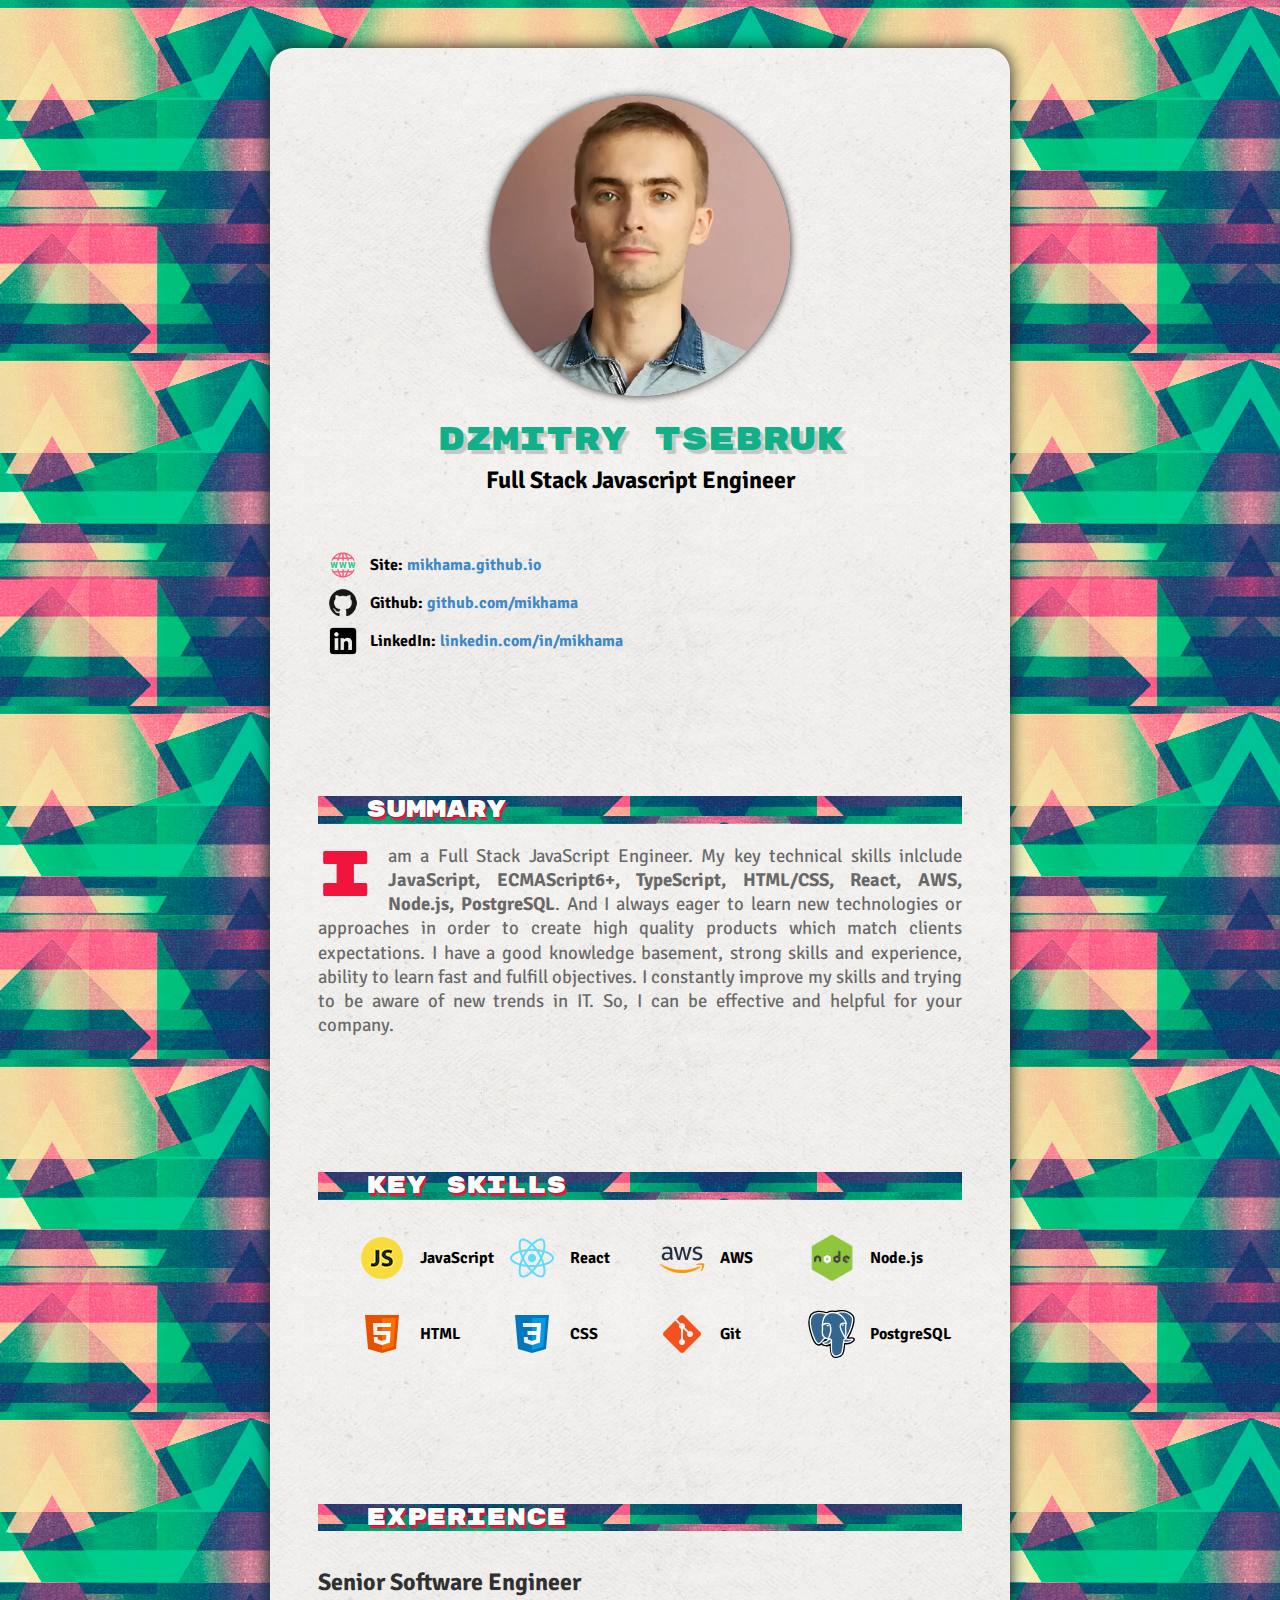
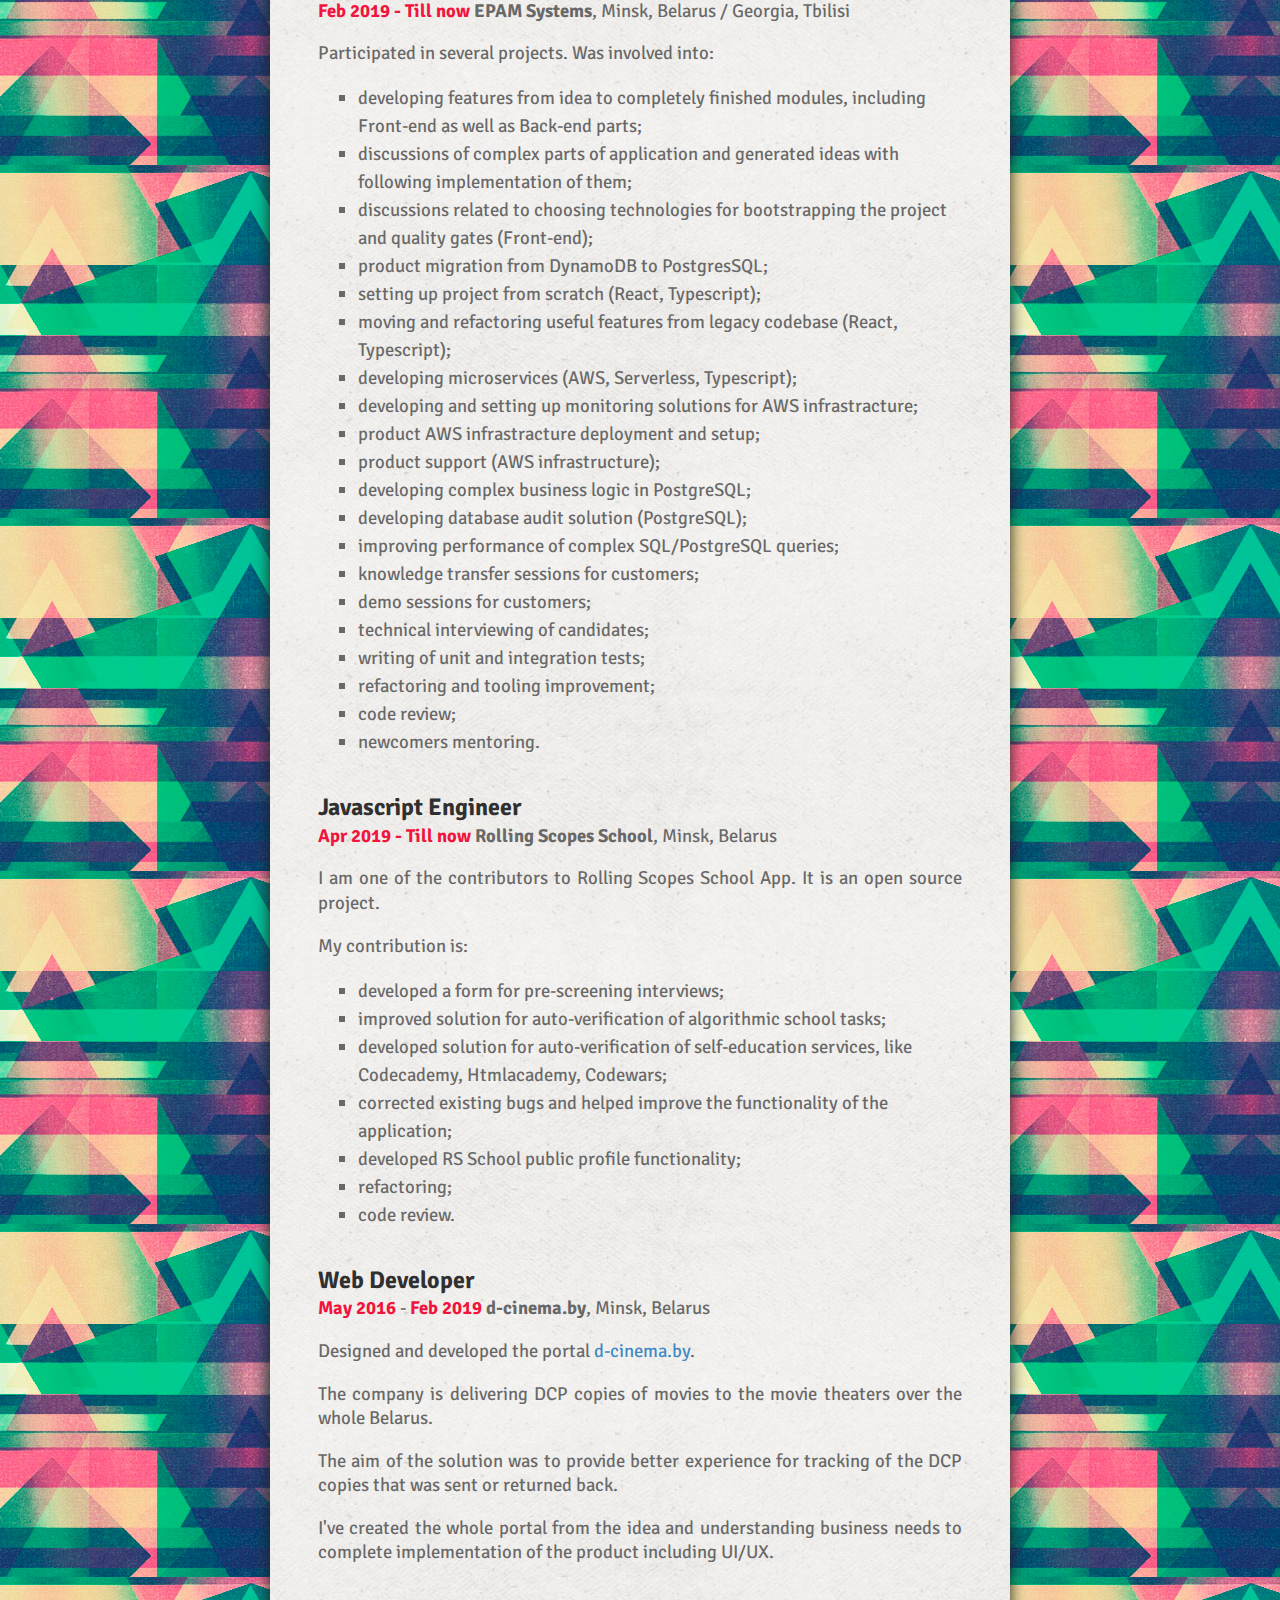
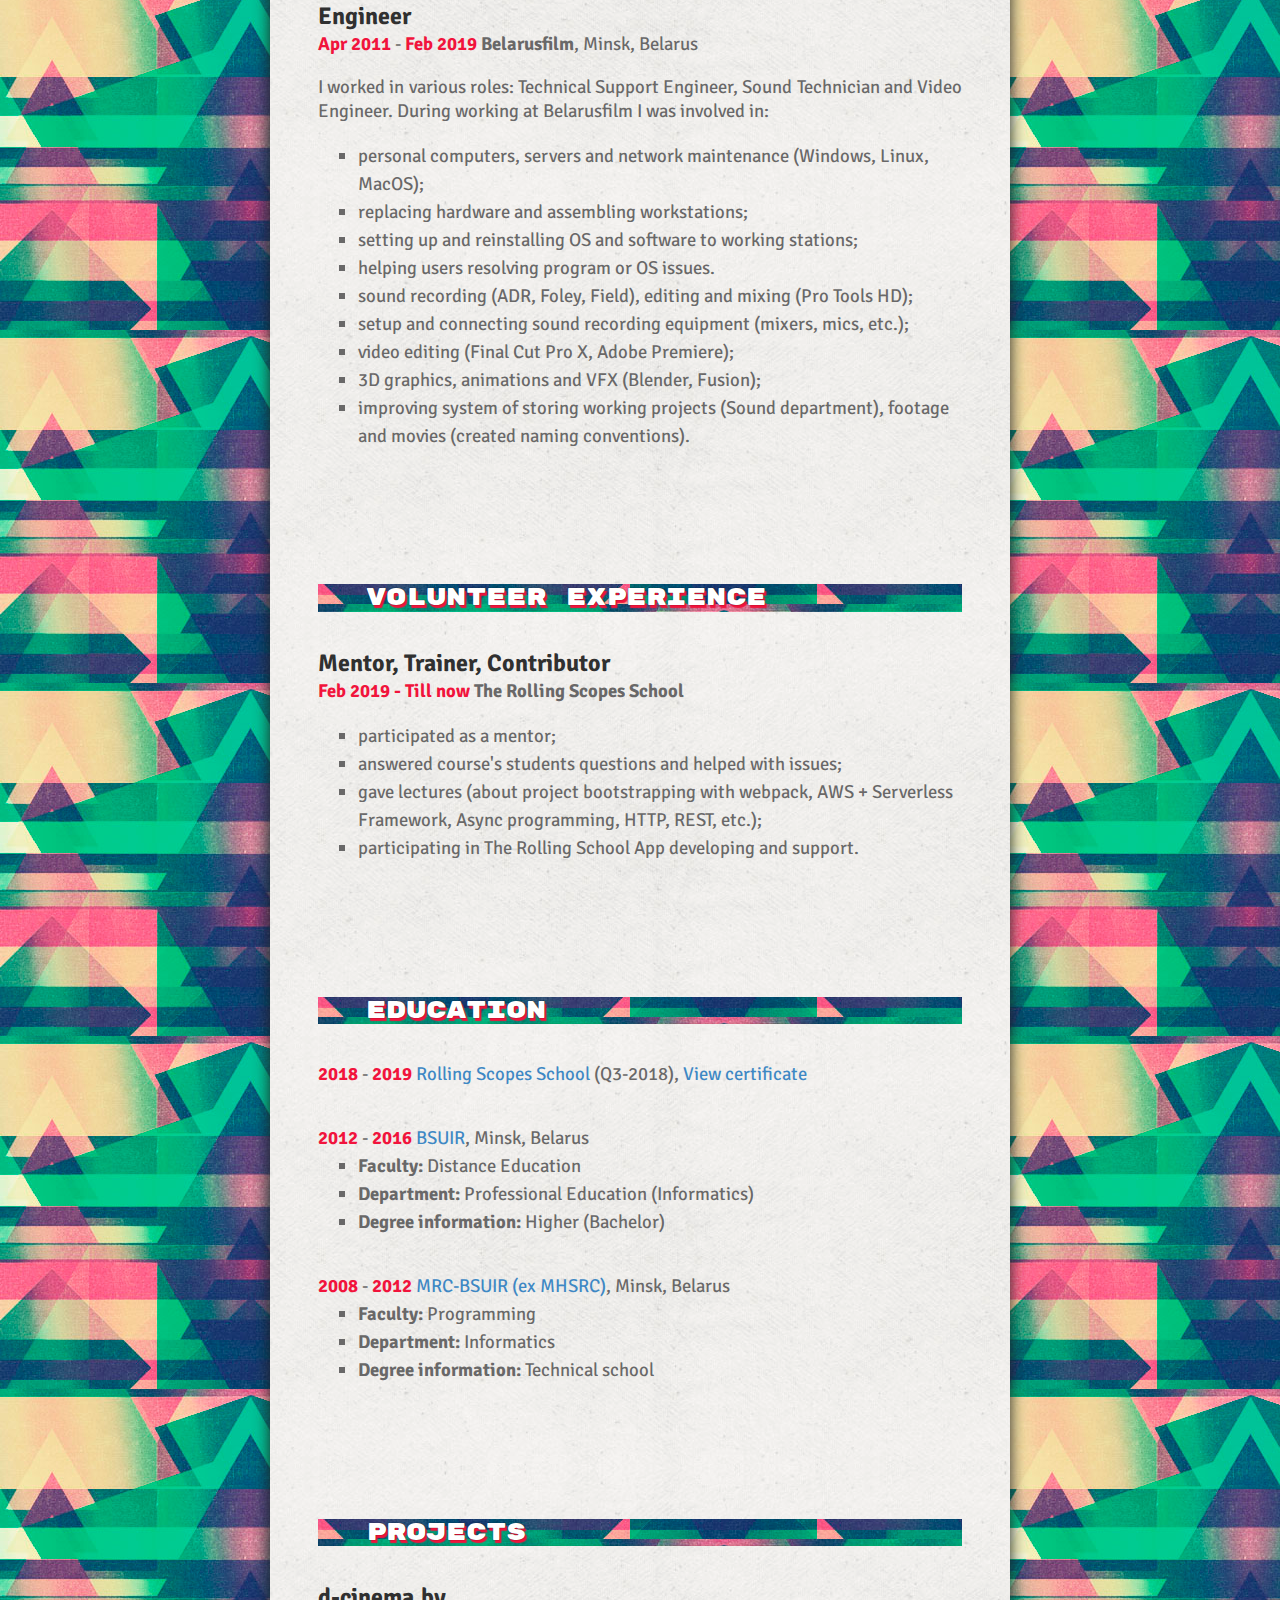
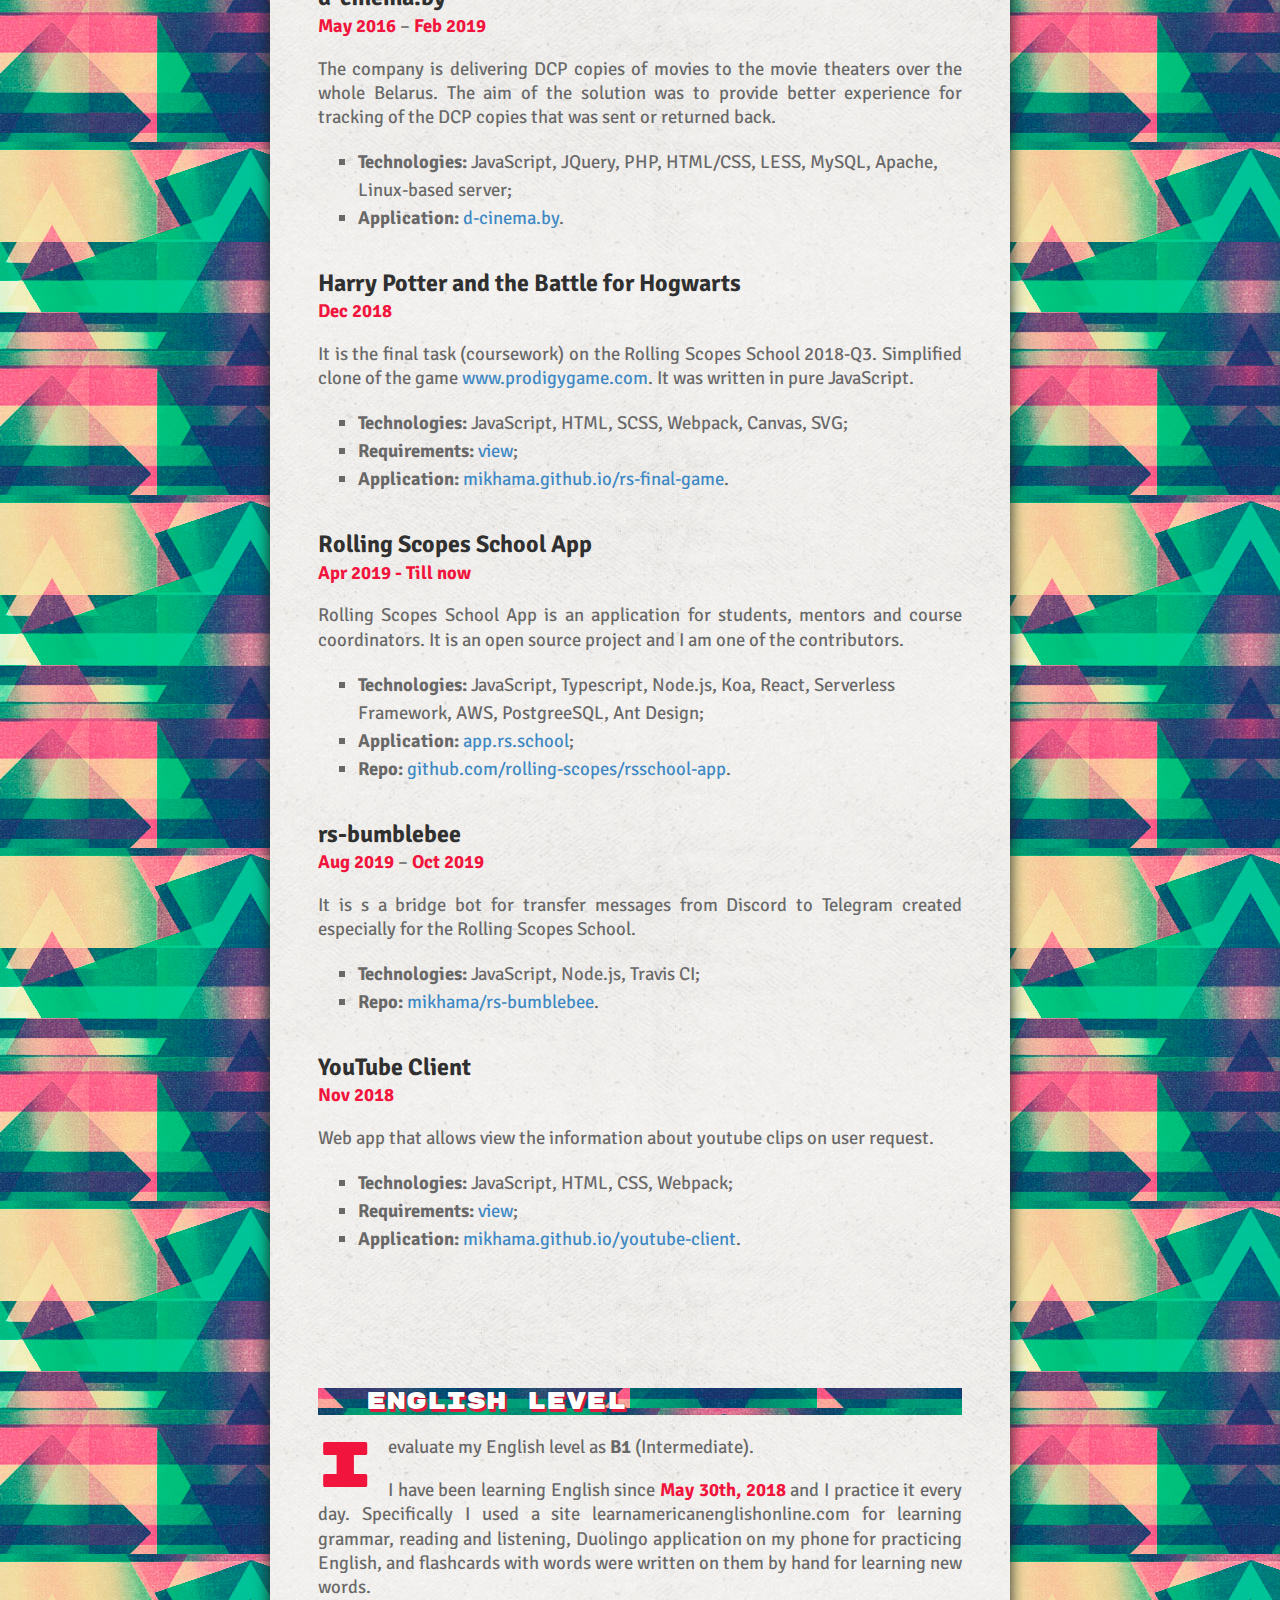
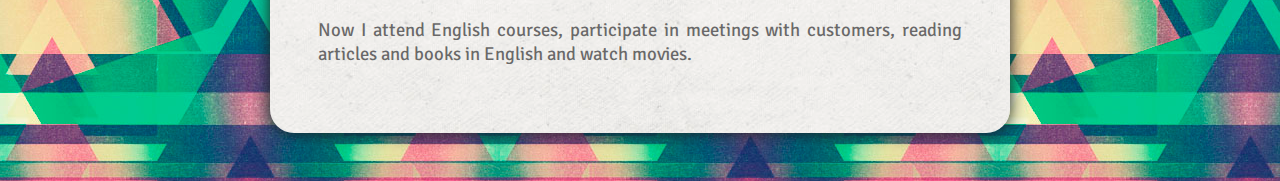
<file: index.html>
<!DOCTYPE html>
<html lang="en">
<head>
  <meta charset="utf-8">
  <title>CV: Dzmitry Tsebruk</title>
  <link rel="stylesheet"
        href="https://fonts.googleapis.com/css?family=Rubik+Mono+One">
  <link rel="stylesheet"
        href="https://fonts.googleapis.com/css?family=Signika+Negative:400,700">
  <link rel="stylesheet" href="styles/normalize.css">
  <link rel="stylesheet" media="screen" href="styles/style.css">
  <link rel="stylesheet" media="print" href="styles/print.css">
  <base target="_blank">
</head>
<body>
  <main>
    <article class="block candidate">
      <video class="animated-avatar" id="video" width="300" height="533" autoplay onclick="document.getElementById('video').play()" onended="document.getElementById('video').style.display='none'">
        <source src="images/avatar.mp4" type="video/mp4">
      </video>
      <img class="avatar normal" src="images/avatar.jpg" alt="Dzmitry Tsebruk" width="300" height="300" onclick="const v = document.getElementById('video'); v.style.display='inline'; v.play();" />
      <img class="avatar sketch" src="images/avatar-sketch.jpg" alt="Dzmitry Tsebruk" width="300" height="300" />
      <h1 class="heading">Dzmitry Tsebruk</h1>
      <p class="vacancy no-first-letter">Full Stack Javascript Engineer</p>
      <div class="details">
        <ul class="contacts">
          <!-- <li class="icon phone">Phone: <a href="tel://+"></a></li>
          <li class="icon email">Email: <a href="mailto:"></a></li> -->
          <li class="icon website">Site: <a href="https://mikhama.github.io">mikhama.github.io</a></li>
          <li class="icon github">Github: <a href="https://github.com/mikhama">github.com/mikhama</a></li>
          <li class="icon linkedin">LinkedIn: <a href="https://www.linkedin.com/in/mikhama">linkedin.com/in/mikhama</a></li>
        </ul>
        <ul class="skill-tags">
          <li>JavaScript</li>
          <li>React</li>
          <li>AWS</li>
          <li>Node.js</li>
          <li>HTML</li>
          <li>CSS</li>
          <li>Git</li>
          <li>PostgreSQL</li>
          <li class="english">English: B1 (Intermediate)</li>
        </ul>
      </div>
    </article>
    <article class="block summary">
      <h2 class="heading">Summary</h2>
      <p>
        I am a Full Stack JavaScript Engineer.
        My key technical skills inlclude <b>JavaScript, ECMAScript6+, TypeScript, HTML/CSS, React, AWS, Node.js, PostgreSQL</b>.
        And I always eager to learn new technologies or approaches in order to create high quality products which match clients expectations.
        I have a good knowledge basement, strong skills and experience, ability to learn fast and fulfill objectives.
        I constantly improve my skills and trying to be aware of new trends in IT.
        So, I can be effective and helpful for your company.
      </p>
    </article>
    <article class="block skills">
      <h2 class="heading">Key skills</h2>
      <ul class="skills-icons">
        <li class="icon js">JavaScript</li>
        <li class="icon react">React</li>
        <li class="icon aws">AWS</li>
        <li class="icon nodejs">Node.js</li>
        <li class="icon html">HTML</li>
        <li class="icon css">CSS</li>
        <li class="icon git">Git</li>
        <li class="icon postgres">PostgreSQL</li>
      </ul>
    </article>
    <article class="block">
      <h2 class="heading">Experience</h2>
      <ul class="list">
        <li class="list-item">
          <p class="no-first-letter item-title">
            Senior Software Engineer
          </p>
          <p class="no-first-letter item-details">
            <time datetime="2019-02">Feb 2019 - Till now</time>
            <b>EPAM Systems</b>, Minsk, Belarus / Georgia, Tbilisi
          </p>
          <p class="no-first-letter">
            Participated in several projects. Was involved into:
          </p>
          <ul class="sub-list">
            <li>developing features from idea to completely finished modules, including Front-end as well as Back-end parts;</li>
            <li>discussions of complex parts of application and generated ideas with following implementation of them;</li>
            <li>discussions related to choosing technologies for bootstrapping the project and quality gates (Front-end);</li>
            <li>product migration from DynamoDB to PostgresSQL;</li>
            <li>setting up project from scratch (React, Typescript);</li>
            <li>moving and refactoring useful features from legacy codebase (React, Typescript);</li>
            <li>developing microservices (AWS, Serverless, Typescript);</li>
            <li>developing and setting up monitoring solutions for AWS infrastracture;</li>
            <li>product AWS infrastracture deployment and setup;</li>
            <li>product support (AWS infrastructure);</li>
            <li>developing complex business logic in PostgreSQL;</li>
            <li>developing database audit solution (PostgreSQL);</li>
            <li>improving performance of complex SQL/PostgreSQL queries;</li>
            <li>knowledge transfer sessions for customers;</li>
            <li>demo sessions for customers;</li>
            <li>technical interviewing of candidates;</li>
            <li>writing of unit and integration tests;</li>
            <li>refactoring and tooling improvement;</li>
            <li>code review;</li>
            <li>newcomers mentoring.</li>
          </ul>
        </li>
        <li class="list-item">
          <p class="no-first-letter item-title">
            Javascript Engineer
          </p>
          <p class="no-first-letter item-details">
            <time datetime="2019-04">Apr 2019 - Till now</time>
            <b>Rolling Scopes School</b>, Minsk, Belarus
          </p>
          <p class="no-first-letter">
            I am one of the contributors to Rolling Scopes School App. It is an open source project.
          </p>
          <p class="no-first-letter">
            My contribution is:
          </p>
          <ul class="sub-list">
            <li>developed a form for pre-screening interviews;</li>
            <li>improved solution for auto-verification of algorithmic school tasks;</li>
            <li>developed solution for auto-verification of self-education services, like Codecademy, Htmlacademy, Codewars;</li>
            <li>corrected existing bugs and helped improve the functionality of the application;</li>
            <li>developed RS School public profile functionality;</li>
            <li>refactoring;</li>
            <li>code review.</li>
          </ul>
        </li>
        <li class="list-item">
          <p class="no-first-letter item-title">
            Web Developer
          </p>
          <p class="no-first-letter item-details">
            <time datetime="2016-05">May 2016</time> - <time datetime="2019-02">Feb 2019</time>
            <b>d-cinema.by</b>, Minsk, Belarus
          </p>
          <p class="no-first-letter">
            Designed and developed the portal <a href="https://d-cinema.by/">d-cinema.by</a>.
          </p>
          <p class="no-first-letter">
            The company is delivering DCP copies of movies to the movie theaters over the whole Belarus.
          </p>
          <p class="no-first-letter">
            The aim of the solution was to provide better experience for tracking of the DCP copies that was sent or returned back.
          </p>
          <p class="no-first-letter">
            I've created the whole portal from the idea and understanding business needs to complete implementation of the product including UI/UX.
          </p>
        </li>
        <li class="list-item">
          <p class="no-first-letter item-title">
            Engineer
          </p>
          <p class="no-first-letter item-details">
            <time datetime="2011-04">Apr 2011</time> - <time datetime="2019-02">Feb 2019</time>
            <b>Belarusfilm</b>, Minsk, Belarus
          </p>
          <p class="no-first-letter">
            I worked in various roles: Technical Support Engineer, Sound Technician and Video Engineer.
            During working at Belarusfilm I was involved in:
          </p>
          <ul class="sub-list">
            <li>personal computers, servers and network maintenance (Windows, Linux, MacOS);</li>
            <li>replacing hardware and assembling workstations;</li>
            <li>setting up and reinstalling OS and software to working stations;</li>
            <li>helping users resolving program or OS issues.</li>
            <li>sound recording (ADR, Foley, Field), editing and mixing (Pro Tools HD);</li>
            <li>setup and connecting sound recording equipment (mixers, mics, etc.);</li>
            <li>video editing (Final Cut Pro X, Adobe Premiere);</li>
            <li>3D graphics, animations and VFX (Blender, Fusion);</li>
            <li>improving system of storing working projects (Sound department), footage and movies (created naming conventions).</li>
          </ul>
        </li>
      </ul>
    </article>
    <article class="block">
      <h2 class="heading">Volunteer Experience</h2>
      <ul class="list">
        <li class="list-item">
          <p class="no-first-letter item-title">
            Mentor, Trainer, Contributor
          </p>
          <p class="no-first-letter item-details">
            <time datetime="2019-02">Feb 2019 - Till now</time>
            <b>The Rolling Scopes School</b>
          </p>
          <ul class="sub-list">
            <li>participated as a mentor;</li>
            <li>answered course's students questions and helped with issues;</li>
            <li>gave lectures (about project bootstrapping with webpack, AWS + Serverless Framework, Async programming, HTTP, REST, etc.);</li>
            <li>participating in The Rolling School App developing and support.</li>
          </ul>
        </li>
      </ul>
    </article>
    <article class="block education">
      <h2 class="heading">Education</h2>
      <ul class="list">
        <li class="list-item rss-courses">
          <time datetime="2018">2018</time> - <time datetime="2019">2019</time>
          <a href="https://rs.school/js/">Rolling Scopes School</a> (Q3-2018),
          <a href="https://rolling-scopes.github.io/school/2018Q3/Dzmitry_Tsebruk.pdf">View certificate</a>
        </li>
        <li class="list-item state-education">
          <time datetime="2012">2012</time> - <time datetime="2016">2016</time>
          <a href="https://www.bsuir.by/">BSUIR</a>, Minsk, Belarus
          <ul class="sub-list">
            <li><b>Faculty:</b> Distance Education</li>
            <li><b>Department:</b> Professional Education (Informatics)</li>
            <li><b>Degree information:</b> Higher (Bachelor)</li>
          </ul>
        </li>
        <li class="list-item state-education">
          <time datetime="2008">2008</time> - <time datetime="2012">2012</time>
          <a href="http://www.mrk-bsuir.by/ru">MRC-BSUIR (ex MHSRC)</a>, Minsk, Belarus
          <ul class="sub-list">
            <li><b>Faculty:</b> Programming</li>
            <li><b>Department:</b> Informatics</li>
            <li><b>Degree information:</b> Technical school</li>
          </ul>
        </li>
      </ul>
    </article>
    <article class="block">
      <h2 class="heading">Projects</h2>
      <ul class="list">
        <li class="list-item">
          <p class="no-first-letter item-title">
            d-cinema.by
          </p>
          <p class="no-first-letter item-details">
            <time datetime="2016-05">May 2016</time> – <time datetime="2019-02">Feb 2019</time>
          </p>
          <p class="no-first-letter">
            The company is delivering DCP copies of movies to the movie theaters over the whole Belarus.
            The aim of the solution was to provide better experience for tracking of the DCP copies that was sent or returned back.
          </p>
          <ul class="sub-list">
            <li><b>Technologies:</b> JavaScript, JQuery, PHP, HTML/CSS, LESS, MySQL, Apache, Linux-based server;</li>
            <li><b>Application:</b> <a href="https://d-cinema.by/">d-cinema.by</a>.</li>
          </ul>
        </li>
        <li class="list-item">
          <p class="no-first-letter item-title">
            Harry Potter and the Battle for Hogwarts
          </p>
          <p class="no-first-letter item-details">
            <time datetime="2018-12">Dec 2018</time>
          </p>
          <p class="no-first-letter">
            It is the final task (coursework) on the Rolling Scopes School 2018-Q3.
            Simplified clone of the game <a href="https://www.prodigygame.com/">www.prodigygame.com</a>. It was written in pure JavaScript.
          </p>
          <ul class="sub-list">
            <li><b>Technologies:</b> JavaScript, HTML, SCSS, Webpack, Canvas, SVG;</li>
            <li><b>Requirements:</b> <a href="https://github.com/rolling-scopes-school/tasks/blob/2018-Q3/tasks/game.md">view</a>;</li>
            <li><b>Application:</b> <a href="https://mikhama.github.io/rs-final-game/">mikhama.github.io/rs-final-game</a>.</li>
          </ul>
        </li>
        <li class="list-item">
          <p class="no-first-letter item-title">
            Rolling Scopes School App
          </p>
          <p class="no-first-letter item-details">
            <time datetime="2019-04">Apr 2019 - Till now</time>
          </p>
          <p class="no-first-letter">
            Rolling Scopes School App is an application for students, mentors and course coordinators. It is an open source project and I am one of the contributors.
          </p>
          <ul class="sub-list">
            <li><b>Technologies:</b> JavaScript, Typescript, Node.js, Koa, React, Serverless Framework, AWS, PostgreeSQL, Ant Design;</li>
            <li><b>Application:</b> <a href="https://app.rs.school">app.rs.school</a>;</li>
            <li><b>Repo:</b> <a href="https://github.com/rolling-scopes/rsschool-app">github.com/rolling-scopes/rsschool-app</a>.</li>
          </ul>
        </li>
        <li class="list-item">
          <p class="no-first-letter item-title">
            rs-bumblebee
          </p>
          <p class="no-first-letter item-details">
            <time datetime="2019-08">Aug 2019</time> – <time datetime="2019-10">Oct 2019</time>
          </p>
          <p class="no-first-letter">
            It is s a bridge bot for transfer messages from Discord to Telegram
            created especially for the Rolling Scopes School.
          </p>
          <ul class="sub-list">
            <li><b>Technologies:</b> JavaScript, Node.js, Travis CI;</li>
            <li><b>Repo:</b> <a href="https://github.com/mikhama/rs-bumblebee">mikhama/rs-bumblebee</a>.</li>
          </ul>
        </li>
        <li class="list-item">
          <p class="no-first-letter item-title">
            YouTube Client
          </p>
          <p class="no-first-letter item-details">
            <time datetime="2018-11">Nov 2018</time>
          </p>
          <p class="no-first-letter">
            Web app that allows view the information about youtube clips on user request.
          </p>
          <ul class="sub-list">
            <li><b>Technologies:</b> JavaScript, HTML, CSS, Webpack;</li>
            <li><b>Requirements:</b> <a href="https://github.com/rolling-scopes-school/tasks/blob/2018-Q3/tasks/youtube.md">view</a>;</li>
            <li><b>Application:</b> <a href="https://mikhama.github.io/youtube-client/">mikhama.github.io/youtube-client</a>.</li>
          </ul>
        </li>
      </ul>
    </article>
    <article class="block english-level">
      <h2 class="heading">English Level</h2>
      <p>
        I evaluate my English level as <b>B1</b> (Intermediate).
      </p>
      <p  class="no-first-letter">
        I have been learning English since
        <time datetime="2018-05-30">May 30th, 2018</time>
        and I practice it every day. Specifically I used a site learnamericanenglishonline.com for
        learning grammar, reading and listening, Duolingo application on my phone for
        practicing English, and flashcards with words were written on them by hand
        for learning new words.
      </p>
      <p class="no-first-letter">
        Now I attend English courses, participate in meetings with customers, reading articles
        and books in English and watch movies.
      </p>
    </article>
  </main>
</body>
</html>
</file>
<file: styles/style.css>
body {
  max-width: 1024px;
  margin: 0 auto;
  background: url("../images/glitch.jpg");
}

main {
  max-width: 740px;
  margin: 48px auto;
  background: url("../images/exclusive_paper.jpg");
  border-radius: 24px;
  box-shadow: 0 0 16px rgb(31, 31, 31);
}

a {
  color: #3e88c4;
  text-decoration: none;
}

a:hover {
  color: #fe5473;
  text-shadow: 2px 0 1px rgba(66, 66, 66, 0.13);
}

time {
  font-weight: 700;
  color: #f1143c;
}

.block {
  padding: 48px;
  font-family: "Signika Negative", "Trebuchet MS", sans-serif;
}

.block p:not(.vacancy) {
  font-size: 14pt;
  line-height: 1.3em;
  text-align: justify;
  color: #696868;
}

.block p:not(.no-first-letter)::first-letter {
  display: block;
  float: left;
  padding-right: 16px;
  font-weight: 400;
  font-size: 48pt;
  line-height: 1em;
  font-family: "Rubik Mono One", "Arial Black", sans-serif;
  color: #f1143c;
}

.heading {
  font-weight: 400;
  font-family: "Rubik Mono One", "Arial Black", sans-serif;
  text-transform: uppercase;
}

.heading:not(h1) {
  padding-left: 48px;
  color: white;
  background: url("../images/glitch.jpg") 155px 20px;
  text-shadow: 0 0 1px black, 2px 3px 1px #f1143c;
}

.icon {
  position: relative;
  display: inline-block;
  height: 48px;
  margin-left: 48px;
  padding: 0 12px;
  line-height: 48px;
  font-weight: 700;
}

.icon::before {
  position: absolute;
  left: -48px;
  display: inline-block;
  width: 48px;
  height: 48px;
  content: " ";
}

.icon.phone::before {
  background: url("../images/phone.png") no-repeat;
  background-size: contain;
}

.icon.email::before {
  background: url("../images/email.png") no-repeat;
  background-size: contain;
}

.icon.website::before {
  background: url("../images/website.png") no-repeat;
  background-size: contain;
}

.icon.github::before {
  background: url("../images/github.png") no-repeat;
  background-size: contain;
}

.icon.linkedin::before {
  background: url("../images/linkedin.png") no-repeat;
  background-size: contain;
}

.icon.js::before {
  background: url("../images/js.png") no-repeat;
  background-size: contain;
}

.icon.react::before {
  background: url("../images/react.png") no-repeat;
  background-size: contain;
}

.icon.aws::before {
  background: url("../images/aws.png") no-repeat;
  background-size: contain;
}

.icon.nodejs::before {
  background: url("../images/nodejs.png") no-repeat;
  background-size: contain;
}
.icon.html::before {
  background: url("../images/html.png") no-repeat;
  background-size: contain;
}

.icon.css::before {
  background: url("../images/css.png") no-repeat;
  background-size: contain;
}

.icon.git::before {
  background: url("../images/git.png") no-repeat;
  background-size: contain;
}

.icon.postgres::before {
  background: url("../images/postgres.svg") no-repeat;
  background-size: contain;
}

.candidate {
  text-align: center;
}

.candidate .avatar {
  width: 300px;
  height: 300px;
  border-radius: 50%;
  box-shadow: 0 0 8px rgb(31, 31, 31);
}

.candidate .animated-avatar {
  position: absolute;
  height: 300px;
  border-radius: 50%;
  object-fit: cover;
}

.candidate .avatar.sketch {
  display: none;
}

.candidate .heading {
  margin-bottom: 0;
  color: rgb(18, 175, 136);
  text-shadow: 0 0 1px rgba(255, 255, 255, 0.836), 4px 4px 1px rgba(68, 68, 68, 0.247);
}

.candidate .vacancy {
  margin: 8px auto 56px;
  font-weight: 700;
  font-size: 18pt;
}

.candidate .contacts,
.skills .skills-icons,
.list {
  list-style: none;
}

.candidate .contacts {
  display: flex;
  flex-flow: column;
  padding: 0;
  text-align: left;
}

.candidate .contacts .icon {
  margin-bottom: 8px;
}

.contacts .icon {
  height: 30px;
  line-height: 30px;
  margin-left: 40px;
}

.contacts .icon::before {
  width: 30px;
  left: -30px;
}

.skills .icon {
  width: 70px;
  padding: 14px;
}

.list {
  padding: 0;
  font-size: 14pt;
  line-height: 1.5em;
  color: #696868;
}

.list .list-item {
  margin-top: 36px;
}

.list .sub-list {
  list-style: square;
}

.block p.item-title {
  color: #303030;
  font-weight: 700;
  margin-bottom: 0;
  font-size: 18pt;
}

.block p.item-details {
  margin-top: 0;
}

.skill-tags {
  display: none;
}
</file>
<file: styles/print.css>
body {
  max-width: 1024px;
  margin: 0 auto;
}

main {
  max-width: 740px;
  margin: 48px auto;
}

time {
  font-weight: 700;
  color: rgb(110, 110, 110);
}

.block {
  padding: 0 48px;
  margin: 48px 0;
  font-family: "Signika Negative", "Trebuchet MS", sans-serif;
}

.block p:not(.vacancy) {
  font-size: 14pt;
  line-height: 1.3em;
  text-align: justify;
}

.block p:not(.no-first-letter)::first-letter {
  display: block;
  float: left;
  padding-right: 16px;
  font-weight: 400;
  font-size: 48pt;
  line-height: 1em;
  font-family: "Rubik Mono One", "Arial Black", sans-serif;
}

.heading {
  font-weight: 400;
  font-family: "Rubik Mono One", "Arial Black", sans-serif;
  text-transform: uppercase;
}

.heading:not(h1) {
  padding-left: 48px;
  color: white;
  background-color: black;
}

.icon {
  font-weight: 700;
}

.icon a {
  font-weight: 400;
}

.candidate {
  text-align: center;
}

.candidate .avatar {
  width: 300px;
  height: 300px;
  border-radius: 50%;
  border: 3px solid black;
}

.candidate .avatar.normal {
  display: none;
}

.candidate .heading {
  margin-bottom: 0;
}

.candidate .vacancy {
  margin: 8px auto 56px;
  font-weight: 700;
  font-size: 18pt;
}

.candidate .contacts,
.skills .skills-icons,
.skill-tags,
.list {
  list-style: none;
}

.candidate .contacts {
  display: flex;
  flex-flow: column;
  padding: 0;
  text-align: left;
}

.candidate .contacts .icon {
  margin-bottom: 8px;
}

.list {
  padding: 0;
  font-size: 12pt;
  line-height: 1.5em;
}

.list .list-item {
  margin-top: 36px;
}

.list .sub-list {
  list-style: square;
}

.block p.item-title {
  font-weight: 700;
  margin-bottom: 0;
  font-size: 18pt;
}

.block p.item-details {
  margin-top: 0;
}

.details {
  display: flex;
  flex-direction: row;
  justify-content: space-between;
}

.skill-tags {
  display: flex;
  flex-direction: row;
  flex-flow: wrap;
  align-content: flex-start;
  justify-content: flex-end;
  width: 300px;
}

.skill-tags li {
  background: black;
  color: white;
  display: inline-block;
  height: fit-content;
  margin: 4px;
  padding: 8px;
}

.skill-tags .english {
  background: white;
  border: 2px solid black;
  color: black;
}

.skills,
.english-level {
  display: none;
}
</file>
